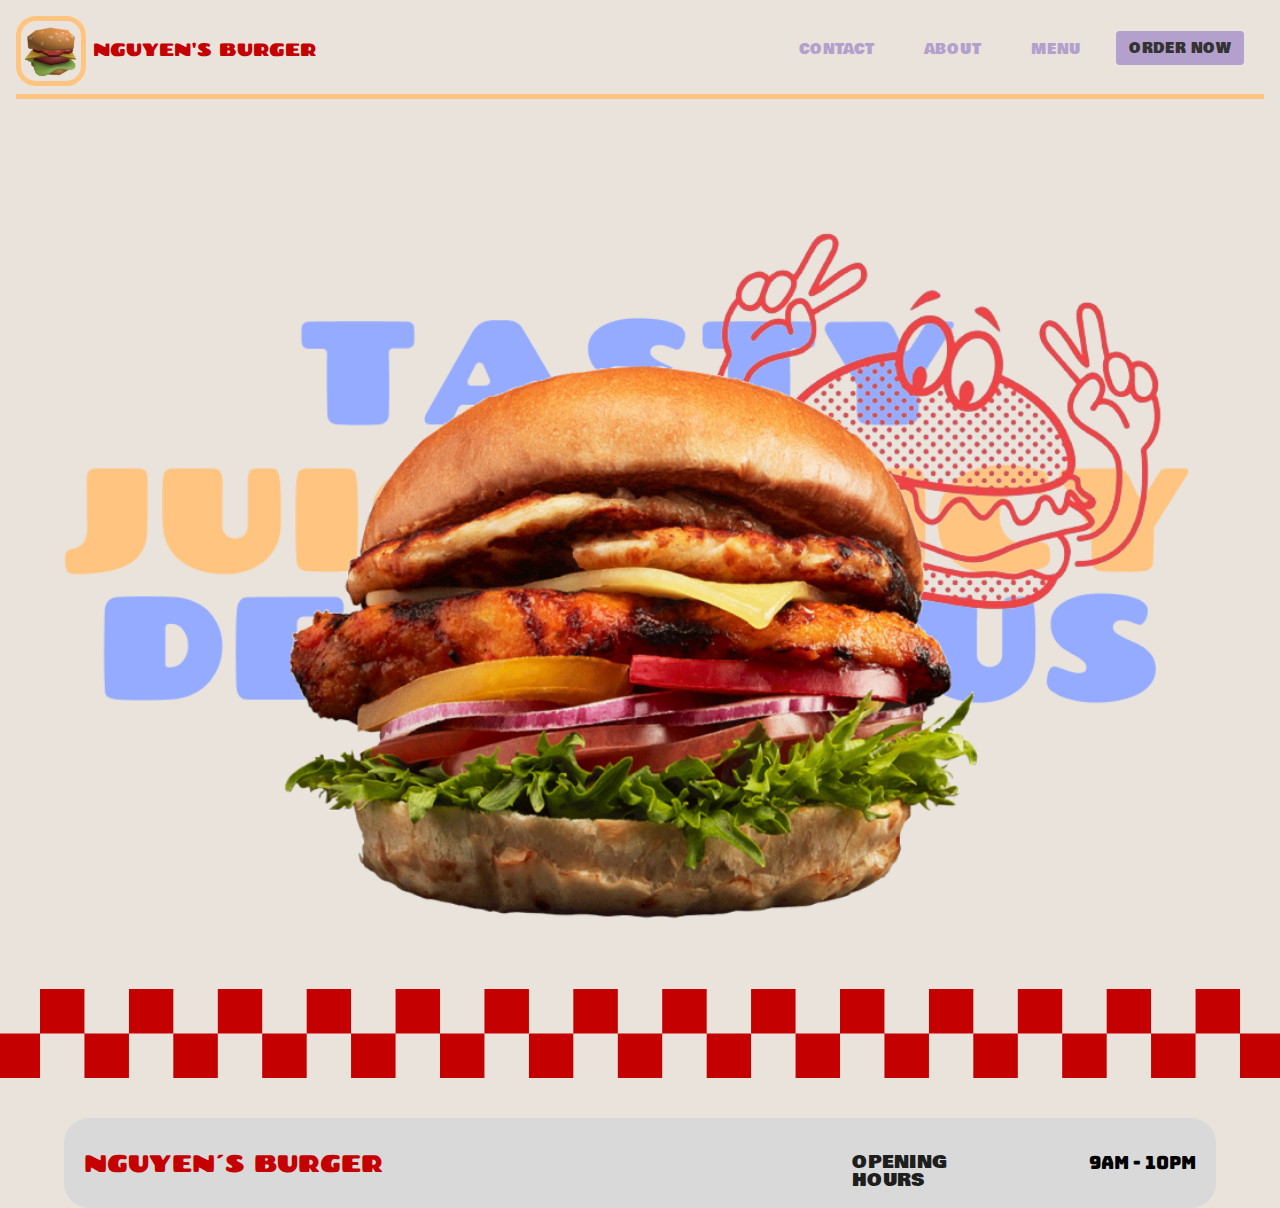
<file: NguyenBurger/index.html>
<!DOCTYPE html>
<html lang="en">
  <head>
    <meta charset="UTF-8" />
    <meta name="viewport" content="width=device-width, initial-scale=1.0" />
    <title>Document</title>
    <link
      href="https://fonts.googleapis.com/css?family=Chango"
      rel="stylesheet"
    />
    <link
      href="https://fonts.googleapis.com/css?family=Bowlby One"
      rel="stylesheet"
    />
    <link rel="stylesheet" href="style.css" />
    <link
      rel="stylesheet"
      href="https://maxcdn.bootstrapcdn.com/bootstrap/3.4.1/css/bootstrap.min.css"
    />
    <script src="https://ajax.googleapis.com/ajax/libs/jquery/3.7.1/jquery.min.js"></script>
    <script src="https://maxcdn.bootstrapcdn.com/bootstrap/3.4.1/js/bootstrap.min.js"></script>
    <link
      href="https://fonts.googleapis.com/css?family=Bungee"
      rel="stylesheet"
    />
    <body style="background-color: #e9e3dc"></body>
  </head>
  <body style="height: 1500px">
    <nav class="navbar bg-burger">
      <!-- navbar-fixed-top navbar-inverse -->
      <div class="container-fluid">
        <div class="navbar-header">
          <a class="navbar-brand font-chango text-red" href="index.html">
            <span class="border border-warning rounded border-5">
              <img
                src="Main/LogoBurger.png"
                width="70"
                height="70"
                class="d-inline-block align-top"
                alt="LogoBurger"
              />
              NGUYEN'S BURGER
            </span>
            <!-- <img src="LogoBurger.png" width="60" height="60" class="d-inline-block align-top" alt="LogoBurger"> -->
          </a>
          <button
            type="button"
            class="navbar-toggle"
            data-toggle="collapse"
            data-target="#myNavbar"
          >
            <span class="icon-bar"></span>
            <span class="icon-bar"></span>
            <span class="icon-bar"></span>
          </button>
        </div>
        <div class="collapse navbar-collapse" id="myNavbar">
          <ul class="nav navbar-nav navbar-right font-bowlbyOne">
            <li><a href="contact.html" class="text-purple">CONTACT</a></li>
            <li><a href="about.html" class="text-purple">ABOUT</a></li>
            <li><a href="menu.html" class="text-purple">MENU</a></li>
            <button
              class="btn btn-purple navbar-btn"
              onclick="alert('Thank you for your order!')"
            >
              ORDER NOW
            </button>
            <!-- onclick="window.location.href='index.html'" -->
          </ul>
        </div>
        <hr class="line-yellow" />
      </div>
    </nav>
    <div class="burger-image-container">
      <img src="Main/Main.png" class="burger-image" alt="Burger" />
    </div>

    <br /><br /><br />
    <div class="squares-image-container">
      <img src="Main/Squares.png" class="squares-image" alt="Squares" />
    </div>

    <br /><br />
    <div class="Footer">
      <div class="Rectangle34"></div>
      <div class="Am10pm">9AM - 10PM</div>
      <div class="OpeningHours">Opening Hours</div>
      <div class="NguyenSBurger">Nguyen´s burger</div>
    </div>
  </body>
</html>
</file>
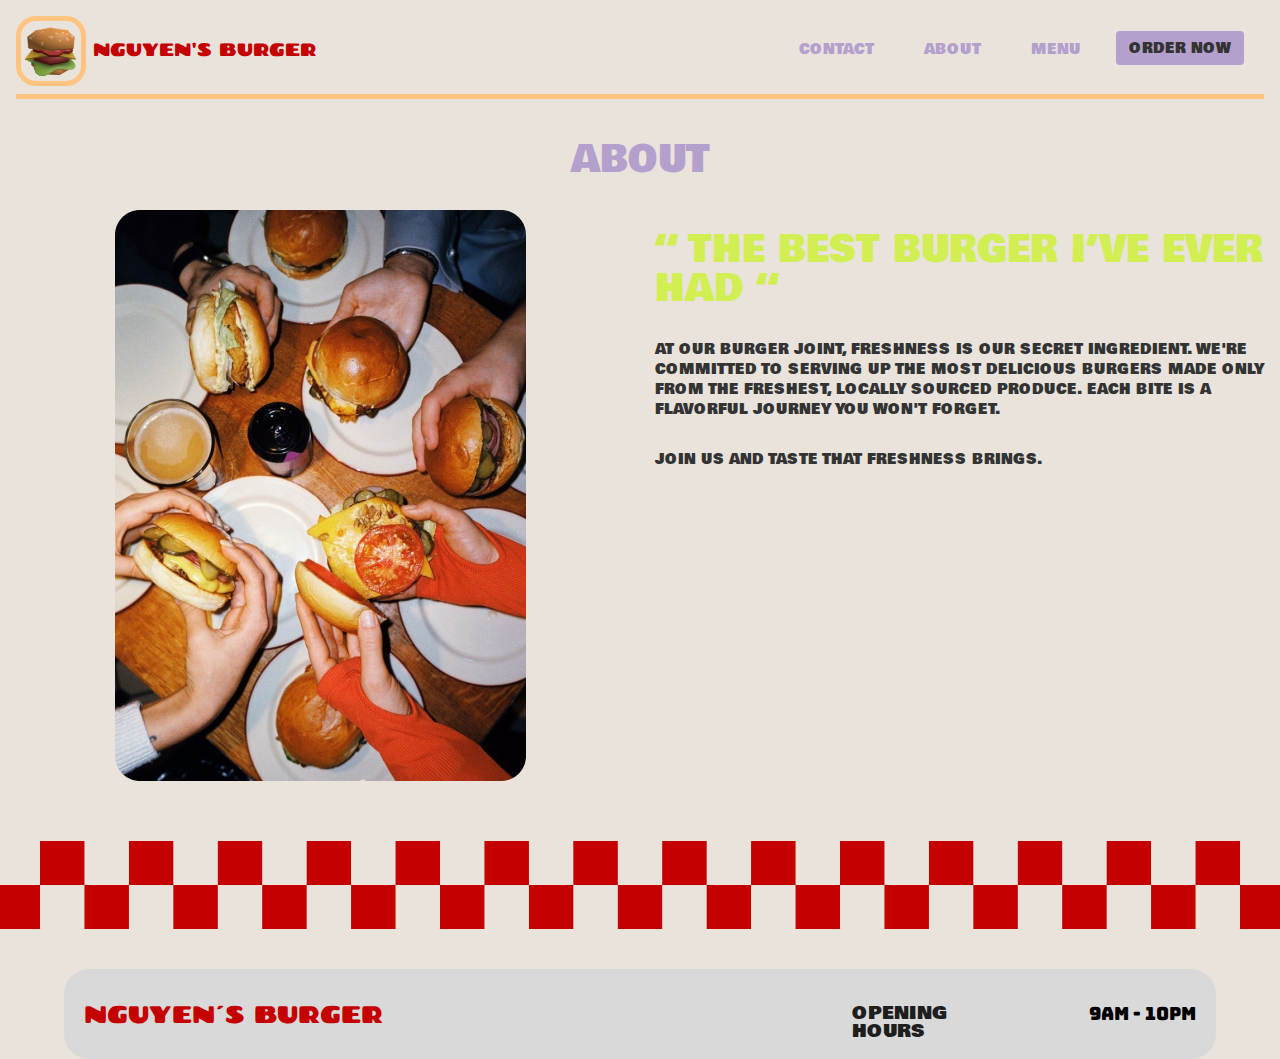
<file: NguyenBurger/about.html>
<!DOCTYPE html>
<html lang="en">
  <head>
    <meta charset="UTF-8" />
    <meta name="viewport" content="width=device-width, initial-scale=1.0" />
    <title>Document</title>
    <link
      href="https://fonts.googleapis.com/css?family=Chango"
      rel="stylesheet"
    />
    <link
      href="https://fonts.googleapis.com/css?family=Bowlby One"
      rel="stylesheet"
    />
    <link rel="stylesheet" href="style.css" />
    <link
      rel="stylesheet"
      href="https://maxcdn.bootstrapcdn.com/bootstrap/3.4.1/css/bootstrap.min.css"
    />
    <script src="https://ajax.googleapis.com/ajax/libs/jquery/3.7.1/jquery.min.js"></script>
    <script src="https://maxcdn.bootstrapcdn.com/bootstrap/3.4.1/js/bootstrap.min.js"></script>
    <link
      href="https://fonts.googleapis.com/css?family=Bungee"
      rel="stylesheet"
    />
    <body style="background-color: #e9e3dc"></body>
  </head>
  <body style="height: 1500px">
    <nav class="navbar bg-burger">
      <!-- navbar-fixed-top navbar-inverse -->
      <div class="container-fluid">
        <div class="navbar-header">
          <a class="navbar-brand font-chango text-red" href="index.html">
            <span class="border border-warning rounded border-5">
              <img
                src="Main/LogoBurger.png"
                width="70"
                height="70"
                class="d-inline-block align-top"
                alt="LogoBurger"
              />
              NGUYEN'S BURGER
            </span>
            <!-- <img src="LogoBurger.png" width="60" height="60" class="d-inline-block align-top" alt="LogoBurger"> -->
          </a>
          <button
            type="button"
            class="navbar-toggle"
            data-toggle="collapse"
            data-target="#myNavbar"
          >
            <span class="icon-bar"></span>
            <span class="icon-bar"></span>
            <span class="icon-bar"></span>
          </button>
        </div>
        <div class="collapse navbar-collapse" id="myNavbar">
          <ul class="nav navbar-nav navbar-right font-bowlbyOne">
            <li><a href="contact.html" class="text-purple">CONTACT</a></li>
            <li><a href="about.html" class="text-purple">ABOUT</a></li>
            <li><a href="menu.html" class="text-purple">MENU</a></li>
            <button
              class="btn btn-purple navbar-btn"
              onclick="alert('Thank you for your order!')"
            >
              ORDER NOW
            </button>
            <!-- onclick="window.location.href='index.html'" -->
          </ul>
        </div>
        <hr class="line-yellow" />
      </div>
    </nav>

    <h1 class="font-bowlbyOne text-purple text-center">ABOUT</h1>
    <br>
    <div class="container-fluid d-flex justify-content-center">
      <div class="row py-5">
        <div class="col-md-6 text-center">
          <img src="About.png" class="about-image" alt="About" />
        </div>
        <div class="col-md-6 text-left py-5">
          <h1 class="font-bowlbyOne text-yellow">
            “ THE BEST BURGER I’VE EVER HAD “
          </h1>
          <br />
          <p class="font-bowlbyOne">
            AT OUR BURGER JOINT, FRESHNESS IS OUR SECRET INGREDIENT. WE'RE
            COMMITTED TO SERVING UP THE MOST DELICIOUS BURGERS MADE ONLY FROM
            THE FRESHEST, LOCALLY SOURCED PRODUCE. EACH BITE IS A FLAVORFUL
            JOURNEY YOU WON'T FORGET.
          </p>
          <br />
          <p class="font-bowlbyOne">JOIN US AND TASTE THAT FRESHNESS BRINGS.</p>
        </div>
      </div>
    </div>

    <br /><br /><br />
    <div class="squares-image-container">
      <img src="Main/Squares.png" class="squares-image" alt="Squares" />
    </div>

    <br /><br />
    <div class="Footer">
      <div class="Rectangle34"></div>
      <div class="Am10pm">9AM - 10PM</div>
      <div class="OpeningHours">Opening Hours</div>
      <div class="NguyenSBurger">Nguyen´s burger</div>
    </div>
  </body>
</html>
</file>
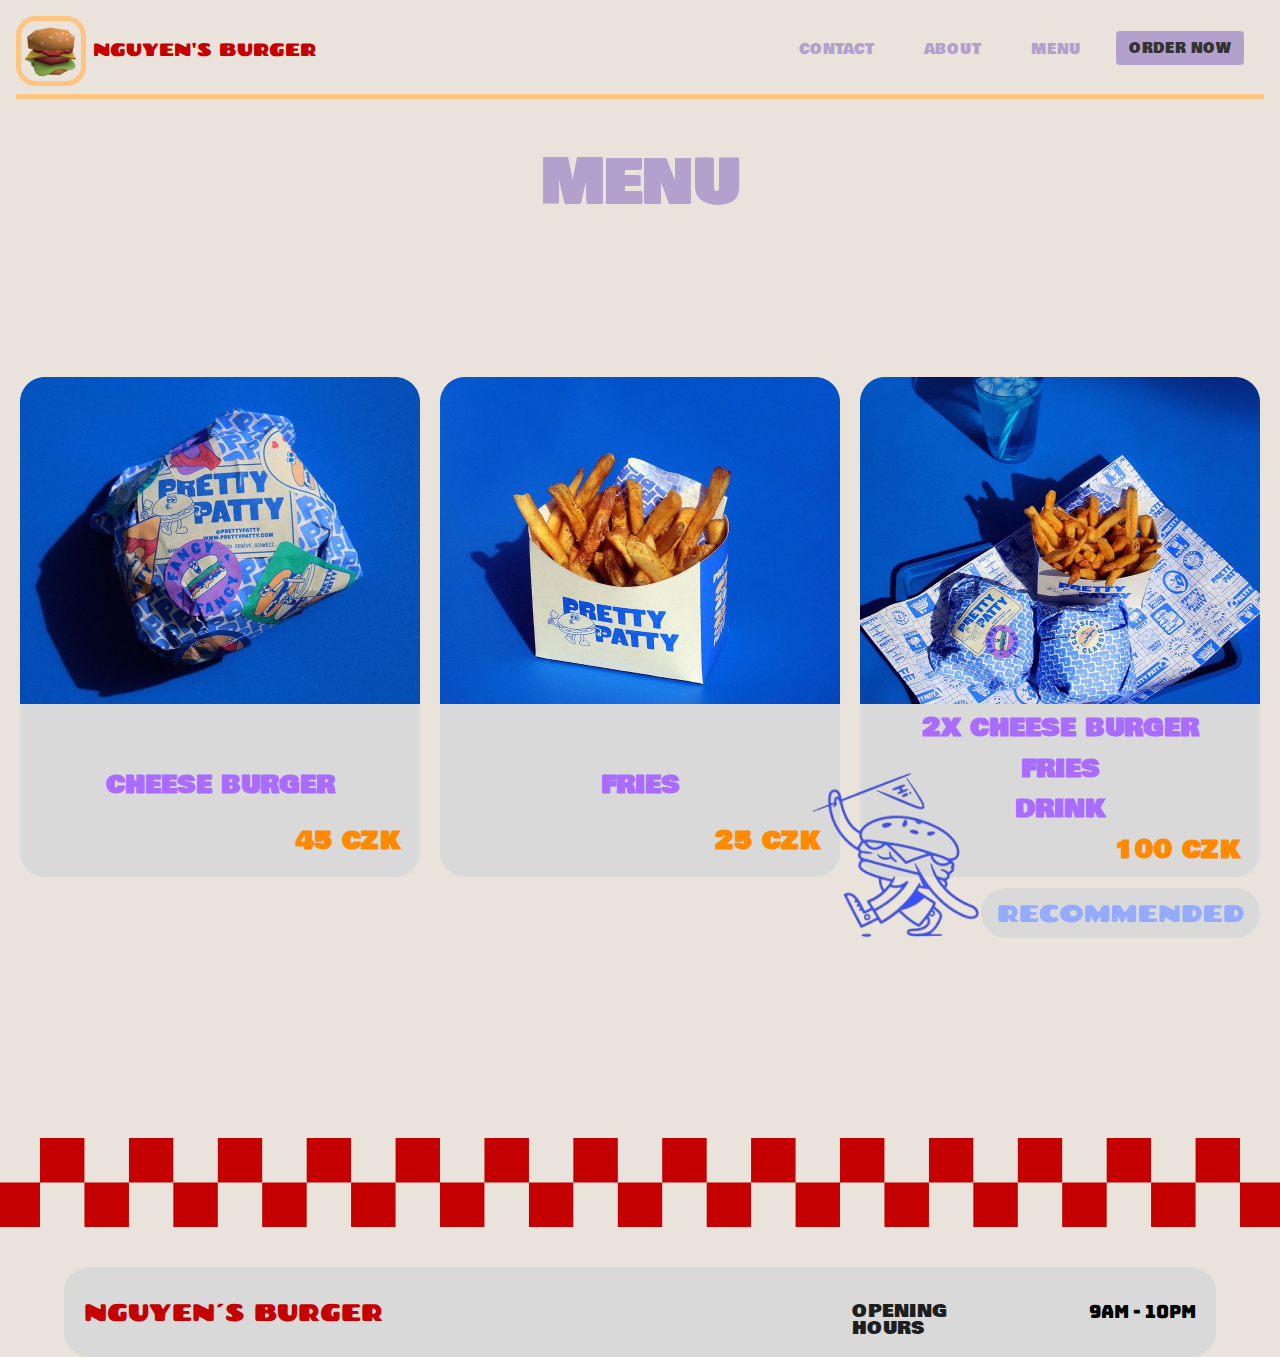
<file: NguyenBurger/menu.html>
<!DOCTYPE html>
<html lang="en">
  <head>
    <meta charset="UTF-8" />
    <meta name="viewport" content="width=device-width, initial-scale=1.0" />
    <title>Document</title>
    <link
      href="https://fonts.googleapis.com/css?family=Chango"
      rel="stylesheet"
    />
    <link
      href="https://fonts.googleapis.com/css?family=Bowlby One"
      rel="stylesheet"
    />
    <link rel="stylesheet" href="style.css" />
    <link
      rel="stylesheet"
      href="https://maxcdn.bootstrapcdn.com/bootstrap/3.4.1/css/bootstrap.min.css"
    />
    <script src="https://ajax.googleapis.com/ajax/libs/jquery/3.7.1/jquery.min.js"></script>
    <script src="https://maxcdn.bootstrapcdn.com/bootstrap/3.4.1/js/bootstrap.min.js"></script>
    <link
      href="https://fonts.googleapis.com/css?family=Bungee"
      rel="stylesheet"
    />
    <body style="background-color: #e9e3dc"></body>
  </head>
  <body style="height: 1500px">
    <nav class="navbar bg-burger">
      <!-- navbar-fixed-top navbar-inverse -->
      <div class="container-fluid">
        <div class="navbar-header">
          <a class="navbar-brand font-chango text-red" href="index.html">
            <span class="border border-warning rounded border-5">
              <img
                src="Main/LogoBurger.png"
                width="70"
                height="70"
                class="d-inline-block align-top"
                alt="LogoBurger"
              />
              NGUYEN'S BURGER
            </span>
            <!-- <img src="LogoBurger.png" width="60" height="60" class="d-inline-block align-top" alt="LogoBurger"> -->
          </a>
          <button
            type="button"
            class="navbar-toggle"
            data-toggle="collapse"
            data-target="#myNavbar"
          >
            <span class="icon-bar"></span>
            <span class="icon-bar"></span>
            <span class="icon-bar"></span>
          </button>
        </div>
        <div class="collapse navbar-collapse" id="myNavbar">
          <ul class="nav navbar-nav navbar-right font-bowlbyOne">
            <li><a href="contact.html" class="text-purple">CONTACT</a></li>
            <li><a href="about.html" class="text-purple">ABOUT</a></li>
            <li><a href="menu.html" class="text-purple">MENU</a></li>
            <button
              class="btn btn-purple navbar-btn"
              onclick="alert('Thank you for your order!')"
            >
              ORDER NOW
            </button>
            <!-- onclick="window.location.href='index.html'" -->
          </ul>
        </div>
        <hr class="line-yellow" />
      </div>
    </nav>
    <div class="MainDiv">
        <div class="menuText"><a class="font-bowlbyOne text-purple">menu</a></div>
      <div class="OrderItem font-bowlbyOne">
        <img src="Menu/Group1.png">
            <div class="orderLabels">
                <a class="itemName text-highlightpurple">cheese burger</a>
                <a class="itmePrice text-highlightorange">45 czk</a>
            </div>
        </img>
      </div>
      <div class="OrderItem">
        <img src="Menu/Group2.png">
            <div class="orderLabels font-bowlbyOne">
                <a class="itemName text-highlightpurple">fries</a>
                <a class="itmePrice text-highlightorange">25 czk</a>
            </div>
        </img>
      </div>
      <div class="OrderItem right">
        <img class="rightItem" src="Menu/Group3.png">
            <div class="orderLabels font-bowlbyOne orderRightItem">
                <a class="itemName text-highlightpurple">2x cheese burger</a>
                <a class="itemName text-highlightpurple">fries</a>
                <a class="itemName text-highlightpurple">drink</a>
                <a class="itmePrice text-highlightorange">100 czk</a>
            </div>    
        </img>
      </div>
    </div>

    <br /><br /><br />
    <div class="squares-image-container">
      <img src="Main/Squares.png" class="squares-image" alt="Squares" />
    </div>

    <br /><br />
    <div class="Footer">
      <div class="Rectangle34"></div>
      <div class="Am10pm">9AM - 10PM</div>
      <div class="OpeningHours">Opening Hours</div>
      <div class="NguyenSBurger">Nguyen´s burger</div>
    </div>
  </body>
</html>
</file>
<file: NguyenBurger/style.css>
.font-chango {
  font-family: 'Chango';
}

.font-bowlbyOne {
  font-family: 'Bowlby One';
}

.bg-burger {
  background-color: #E9E3DC;
}

.text-red {
  color: #C40000;
}

.icon-red {
  color: #C40000;
}

.text-purple {
  color: #B3A0CD;
}
.text-orange{
  color: #FFC580;
}
.text-yellow {
  color: #D1EF53;
}

.text-highlightorange {
  color: #FF8A00;
}

.text-highlightpurple {
  color: #AA6CFF;
}

.btn-purple {
  background-color: #B3A0CD;
}

.navbar-nav li {
  position: relative;
}

.burger-image-container {
  max-width: 1200px;
  margin: 0 auto;
  padding: 0 20px;
}

.burger-image {
  width: 100%;
  height: auto;
}

.squares-image-container {
  max-width: 100 px;
  margin: 0 auto;
}

.squares-image {
  width: 100%;
  height: auto;
}

.icon-bar {
  background-color: #C40000;
}



.navbar-nav li::after {
  content: '';
  position: absolute;
  left: 0;
  bottom: -3px;
  width: 0;
  height: 2px;
  background-color: purple;
  transition: width 0.3s ease;
}

.navbar-nav li:hover::after {
  width: 100%;
}

.navbar-brand img {
  border: 5px solid #FFC580;
  border-radius: 20px;
}



.navbar-nav li {
  margin-right: 20px;
  margin-top: 23px;
}

.navbar-nav button {
  margin-right: 20px;
  margin-top: 30px;
  cursor: pointer;
}

.line-yellow {
  height:5px;
  border-width:0;
  background-color:#FFC580;
  width: 100%;
}
.menuText{
  width: 100%;
  display: flex;
 justify-content: center;
}
.menuText a{
  font-size:60px;
  text-transform: uppercase;
  font-weight: bold;
}
.MainDiv{
  display: flex;
  flex-wrap: wrap;
  align-items:center;
  justify-content: space-evenly;
}
.rightItem{
  margin-left: -160px;
  margin-top: 151px;
}
.OrderItem{
  margin-bottom: 50px;
}
.OrderItem .orderLabels{
  position: absolute;
  display: flex;
  flex-wrap: wrap;
  justify-content: space-between;
  align-content: end;
  padding: 20px;
  margin-top: -173px;
  height: 175px;
  width: 400px;
  font-size:25px;
}
.OrderItem .orderRightItem{
  margin-top: -315px;
}

.OrderItem .orderRightItem .itemName{
  margin-bottom: 5px;
}
.OrderItem .orderLabels a{
  text-transform: uppercase;
  font-weight: bold;
  width: 100%;
  text-decoration: none;
}
.OrderItem .itemName{
  margin-bottom: 20px;
  align-self: center;
}
.OrderItem .itemName{
  text-align: center;
}
.OrderItem .itmePrice{
  text-align: end;
}
@media (max-width: 768px) {
  .navbar-nav {
    width: 100%;
    text-align: center;
  }
} 
@media (max-width: 815px) {
  .right{
    margin-top: -151px;
  }
}
.navbar-nav button:hover {
  transition-duration: 0.4s;
  background-color: #008CBA;
  color: white;
}

.Footer {
  max-width: 90%;
  height: 90px;
  position: relative;
  margin: 0 auto;
}


.Rectangle34 {
  width: 100%;
  height: 100%;
  position: absolute;
  background: #D9D9D9;
  border-radius: 25px;
}

.Am10pm {
  right: 20px;
  top: 30px;
  position: absolute;
  color: black;
  font-size: 18px;
  font-family: Bungee;
  font-weight: 400;
  line-height: 29.59px;
  word-wrap: break-word;
}

.OpeningHours {
  width: 174px;
  height: 17px;
  right: 190px;
  top: 36px;
  position: absolute;
  color: #1E1E1E;
  font-size: 18px;
  font-family: Bowlby One;
  font-weight: 400;
  text-transform: uppercase;
  line-height: 17.44px;
  word-wrap: break-word;
}

.NguyenSBurger {
  left: 20px;
  top: 33px;
  position: absolute;
  color: #C40000;
  font-size: 24px;
  font-family: Chango;
  font-weight: 400;
  text-transform: uppercase;
  line-height: 23.26px;
  word-wrap: break-word;
}
</file>
